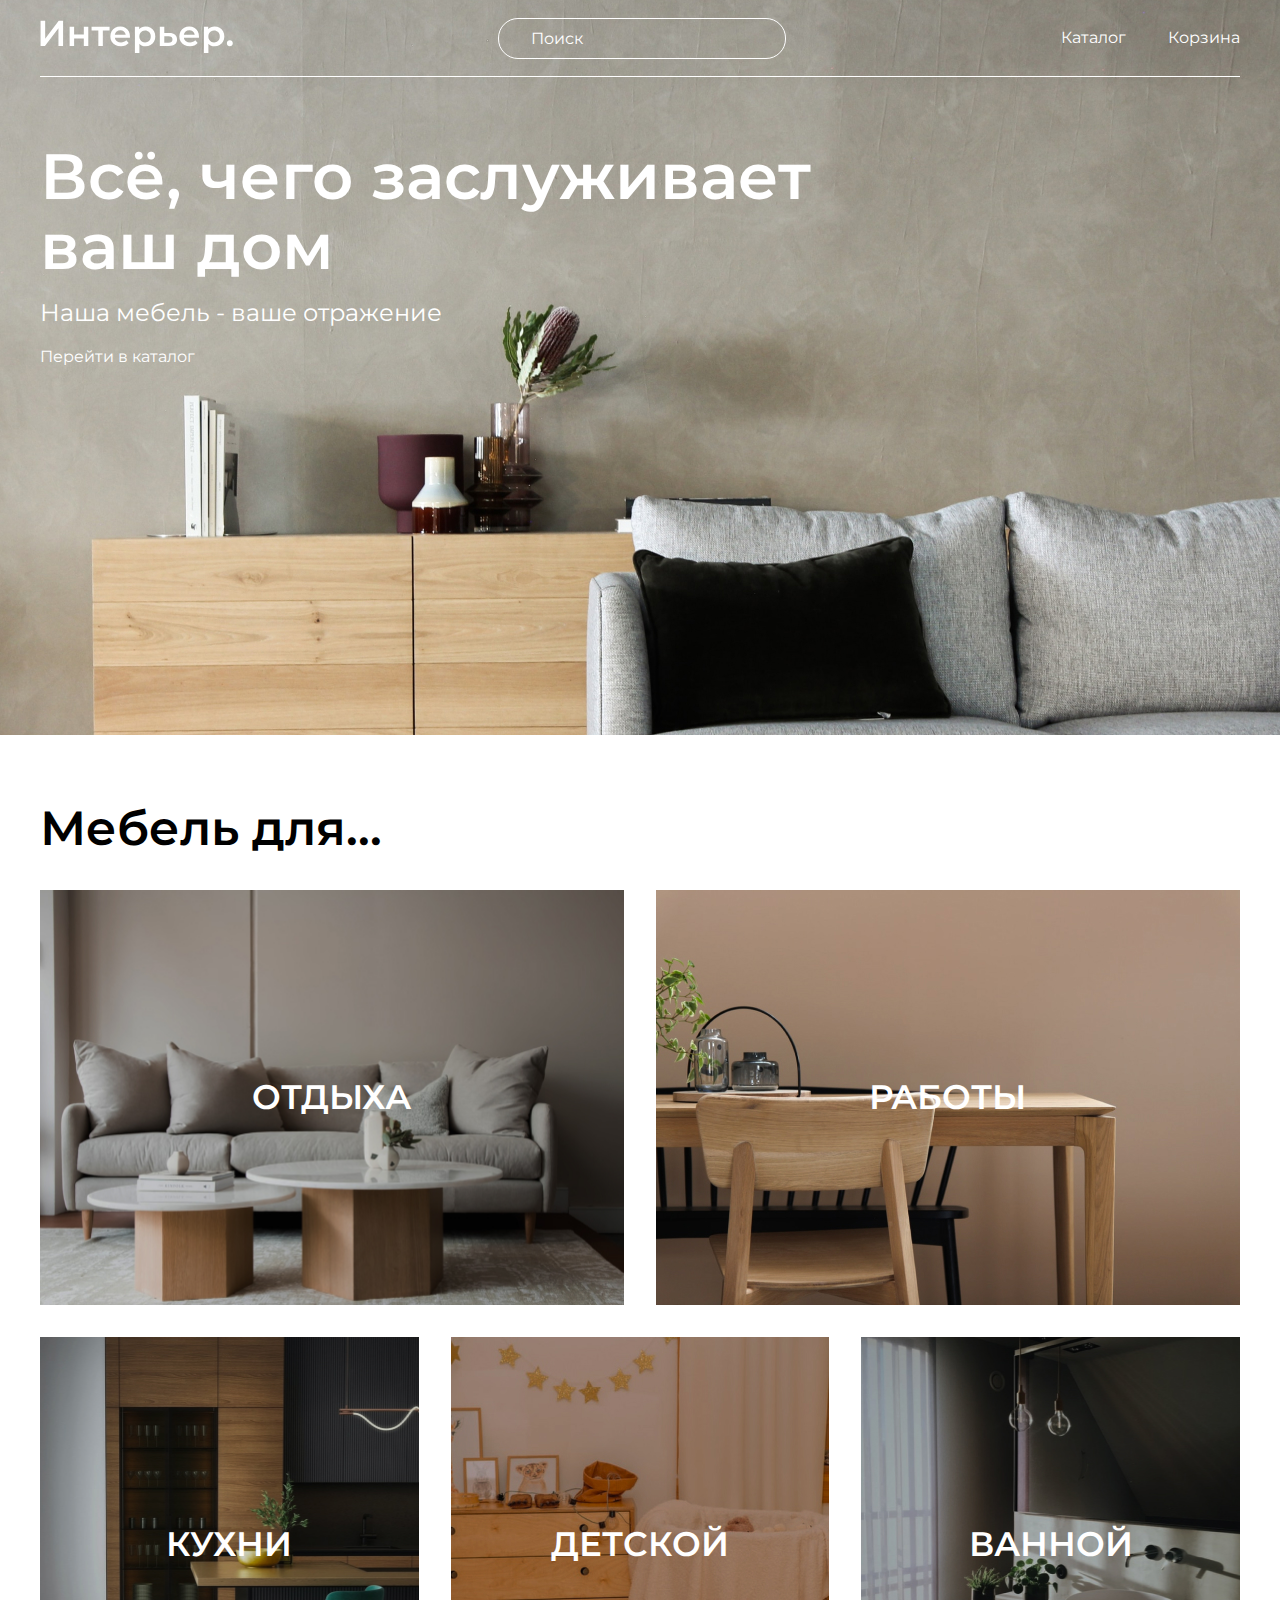
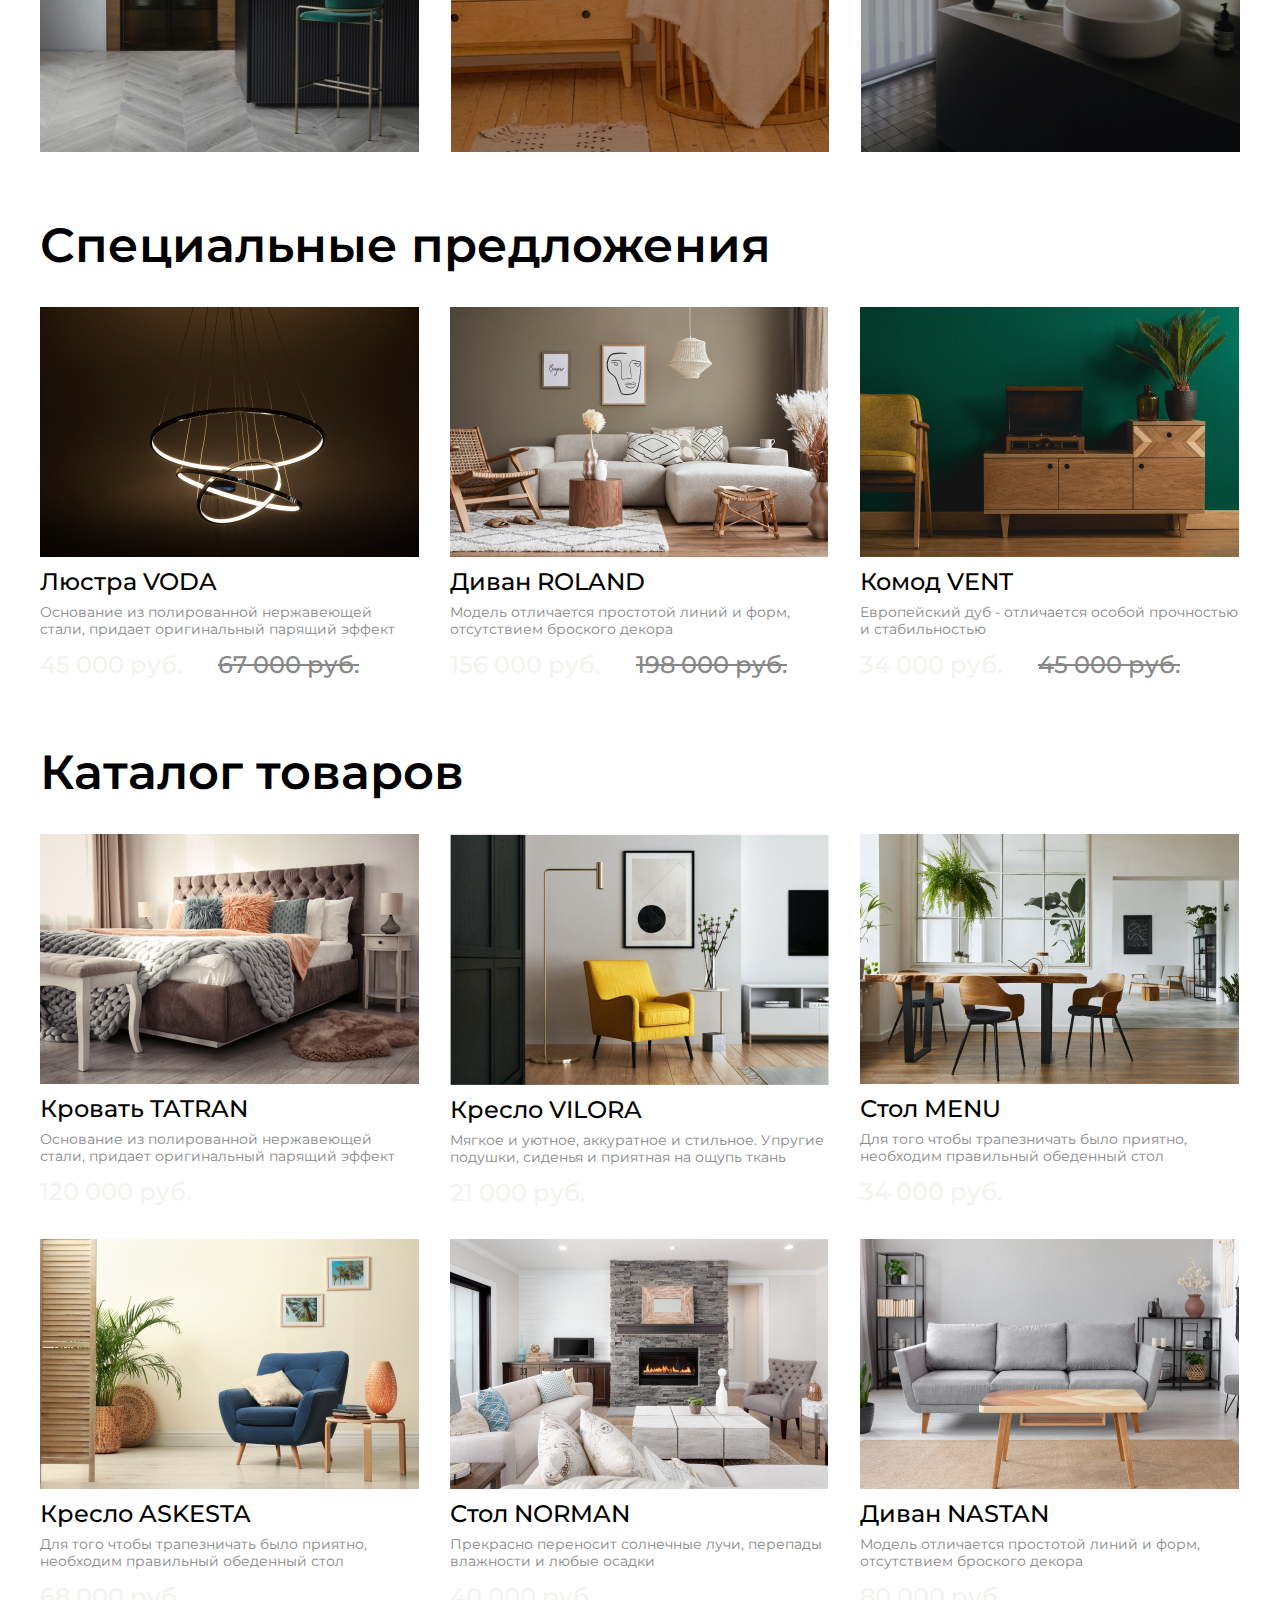
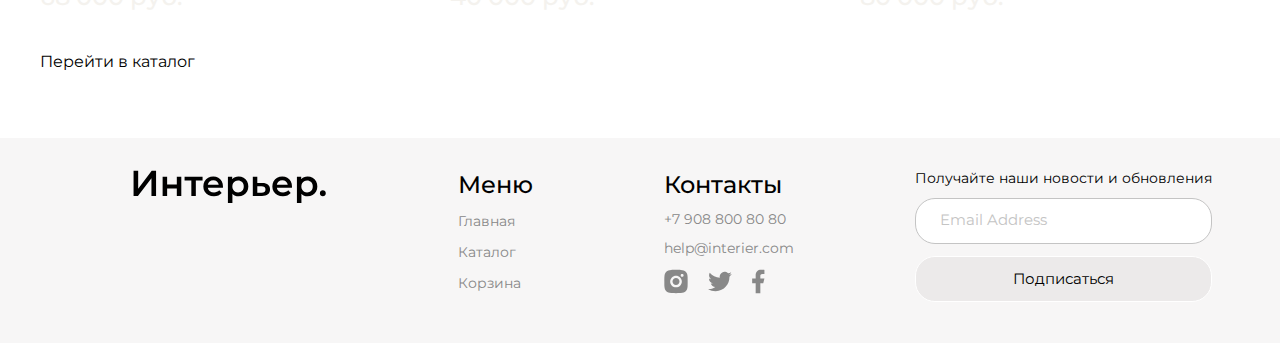
<file: index.html>
<!DOCTYPE html>
<html lang="ru">
<head>
  <meta charset="UTF-8">
  <meta http-equiv="X-UA-Compatible" content="IE=edge">
  <meta name="viewport" content="width=device-width, initial-scale=1.0">
  <title>Интерьер</title>
  <link rel="preconnect" href="https://fonts.googleapis.com">
  <link rel="preconnect" href="https://fonts.gstatic.com" crossorigin>
  <link href="https://fonts.googleapis.com/css2?family=Montserrat:wght@400;500;600&display=swap" rel="stylesheet">
  <link rel="stylesheet" href="css/style.css">
</head>
<body>
  <div class="head-background-main">
    <div class="center">
      <header class="header">
        <a class="header__logo" href="./index.html" aria-label="обновление главной страницы"><img class="header__logo-img" src="./img/logo.svg" alt="logo"></a>
        <input class="header__input-search" type="text" placeholder="Поиск" aria-label="поле ввода поиска">
        <nav>
          <ul class="header__list">
            <li class="header__links-items"><a class="header__links" href=./catalog.html aria-label="переход в каталог">Каталог</a></li>
            <li class="header__links-items"><a class="header__links" href="./cart.html" aria-label="переход в корзину с товарами">Корзина</a></li>
          </ul>
          <div class="header__mobile">
            <a href="#"><svg width="17" height="17" viewBox="0 0 17 17" fill="none" xmlns="http://www.w3.org/2000/svg">
              <path d="M2.92694 2.92679C1.77737 4.07512 0.954112 5.33777 0.901957 6.98579C0.875839 7.81108 1.11325 8.77079 1.48837 9.67293C1.8638 10.5758 2.38089 11.43 2.9226 12.0444C4.00692 13.2741 5.35078 13.9207 6.97967 14.0735C7.81101 14.1515 8.5125 13.8899 9.16194 13.4889C9.61765 13.2076 10.055 12.8524 10.4943 12.4955C10.6531 12.3666 10.8121 12.2375 10.9723 12.1115L14.8411 15.9804C14.8429 16.01 14.8571 16.0303 14.8651 16.0398C14.8738 16.0502 14.8828 16.0566 14.8877 16.0598C14.8931 16.0635 14.8981 16.066 14.9017 16.0678C14.9087 16.0712 14.9154 16.0736 14.9201 16.0751C14.9225 16.0759 14.9248 16.0766 14.9272 16.0773C14.9294 16.0785 14.9315 16.0797 14.9337 16.0808C14.9382 16.083 14.9446 16.086 14.952 16.0886C14.9558 16.0899 14.9611 16.0916 14.9675 16.0929C14.9732 16.0941 14.9841 16.0959 14.9976 16.0948C15.0096 16.0938 15.0326 16.0897 15.0542 16.0718C15.0748 16.0724 15.0982 16.0732 15.1239 16.0741C15.218 16.0774 15.3429 16.0817 15.4715 16.0846C15.5841 16.0871 15.6978 16.0883 15.7899 16.0864C15.8312 16.0856 15.8692 16.0841 15.9014 16.0816C15.9057 16.0841 15.91 16.0861 15.9141 16.0877C15.9179 16.0898 15.922 16.0917 15.9262 16.0933C15.9557 16.1046 15.9814 16.0991 15.9937 16.0951C16.0066 16.091 16.016 16.0852 16.0208 16.0819C16.0262 16.0782 16.0305 16.0746 16.0335 16.072C16.0393 16.0668 16.0441 16.0616 16.0474 16.0577C16.049 16.0559 16.0505 16.054 16.0521 16.052C16.054 16.0505 16.0559 16.0489 16.0578 16.0473C16.0616 16.044 16.0668 16.0393 16.072 16.0334C16.0747 16.0305 16.0783 16.0262 16.0819 16.0208C16.0852 16.0159 16.091 16.0066 16.0951 15.9937C16.0991 15.9813 16.1046 15.9557 16.0933 15.9262C16.0917 15.922 16.0898 15.9179 16.0877 15.9141C16.0861 15.91 16.0841 15.9057 16.0816 15.9014C16.0841 15.8692 16.0856 15.8311 16.0864 15.7899C16.0884 15.6978 16.0871 15.5841 16.0846 15.4715C16.0817 15.3429 16.0774 15.2181 16.0741 15.1239C16.0733 15.0982 16.0724 15.0748 16.0718 15.0542C16.0897 15.0326 16.0938 15.0096 16.0948 14.9976C16.0959 14.9841 16.0941 14.9732 16.0929 14.9675C16.0923 14.9645 16.0916 14.9617 16.0909 14.9591C16.0901 14.9564 16.0893 14.954 16.0886 14.952C16.0861 14.9446 16.0831 14.9383 16.0808 14.9338C16.0797 14.9316 16.0785 14.9294 16.0773 14.9272C16.0766 14.9248 16.0759 14.9225 16.0751 14.9201C16.0736 14.9154 16.0712 14.9087 16.0678 14.9017C16.067 14.9 16.066 14.898 16.0648 14.8958C16.0634 14.8933 16.0618 14.8906 16.0599 14.8877C16.0566 14.8828 16.0502 14.8738 16.0399 14.8651C16.0304 14.8571 16.0101 14.8429 15.9804 14.8411L12.1115 10.9722C12.2397 10.8085 12.3713 10.6462 12.5028 10.484C12.8565 10.0479 13.2087 9.61354 13.4882 9.16138C13.8896 8.512 14.1519 7.81066 14.0735 6.97956C13.9199 5.35141 13.2727 4.00652 12.0444 2.92256C11.4308 2.38097 10.5761 1.86417 9.6728 1.48885C8.77027 1.11384 7.81023 0.876354 6.98592 0.901872C5.33964 0.952835 4.07535 1.77939 2.92694 2.92679ZM2.92694 2.92679L2.99761 2.99753M2.92694 2.92679L2.99761 2.99753M2.99761 2.99753C1.8568 4.13712 1.05292 5.37696 1.00191 6.98896C0.950893 8.60096 1.93114 10.7687 2.99761 11.9782C4.06407 13.1877 5.38389 13.8234 6.98901 13.9739C8.35743 14.1023 9.36866 13.2809 10.4257 12.4224C10.6085 12.2739 10.7927 12.1242 10.9804 11.9782L2.99761 2.99753ZM10.9103 4.06666C11.1191 4.27216 11.3014 4.61091 11.4641 4.98163C11.5448 5.1654 11.6193 5.35388 11.6893 5.53354C11.7011 5.56373 11.7127 5.59372 11.7242 5.62341C11.781 5.76953 11.8349 5.90843 11.8861 6.02992C11.9461 6.17241 11.9726 6.25881 11.9818 6.31816C11.9903 6.37232 11.9847 6.4046 11.9731 6.44184C11.97 6.45184 11.9653 6.46497 11.9598 6.48054C11.9464 6.51811 11.9279 6.56987 11.9143 6.62606C11.8932 6.71288 11.8776 6.82573 11.8783 6.98936C11.8791 7.19695 11.9054 7.42687 11.9315 7.65471C11.9454 7.77595 11.9593 7.8966 11.9691 8.01299C11.9985 8.35861 11.9955 8.68007 11.8858 8.9466C11.8402 9.05742 11.7929 9.17933 11.7431 9.30783C11.6591 9.52467 11.5677 9.76031 11.4646 9.99323C11.3009 10.3631 11.1173 10.702 10.9097 10.9097C10.7021 11.1174 10.3632 11.301 9.99326 11.4646C9.76093 11.5674 9.52603 11.6585 9.30975 11.7423C9.18055 11.7924 9.058 11.8399 8.94662 11.8858C8.68023 11.9955 8.35872 11.9985 8.01304 11.9691C7.8966 11.9593 7.77589 11.9454 7.65461 11.9315C7.42678 11.9054 7.1969 11.8791 6.98942 11.8782C6.82584 11.8776 6.71301 11.8931 6.62618 11.9142C6.57002 11.9279 6.51825 11.9464 6.48066 11.9598C6.46507 11.9653 6.45192 11.97 6.44191 11.9732C6.40464 11.9848 6.37232 11.9903 6.31816 11.9819C6.25882 11.9726 6.17244 11.9461 6.03 11.8861C5.90811 11.8347 5.76864 11.7805 5.62192 11.7236C5.59276 11.7122 5.56332 11.7008 5.53367 11.6892C5.354 11.6193 5.1655 11.5447 4.98171 11.4641C4.61092 11.3014 4.27215 11.1191 4.06676 10.9103C3.64802 10.4845 3.40218 9.82355 3.26323 9.10079C3.12477 8.3806 3.09507 7.61356 3.09761 6.98936C3.10015 6.36354 3.12829 5.84869 3.26225 5.38207C3.39531 4.9186 3.63424 4.4982 4.06618 4.06609C4.4981 3.63399 4.9186 3.39507 5.38217 3.26205C5.8489 3.12813 6.36384 3.10008 6.98942 3.09753C7.61337 3.09499 8.3805 3.12461 9.10079 3.26302C9.82366 3.40194 10.4847 3.64778 10.9103 4.06666Z" fill="white" stroke="white" stroke-width="0.2"/>
            </svg></a>
            <a href="./catalog.html"><svg width="19" height="19" viewBox="0 0 19 19" fill="none" xmlns="http://www.w3.org/2000/svg">
              <rect width="5" height="5" fill="white"/>
              <rect y="7" width="5" height="5" fill="white"/>
              <rect y="14" width="5" height="5" fill="white"/>
              <rect x="7" y="7" width="5" height="5" fill="white"/>
              <rect x="7" y="14" width="5" height="5" fill="white"/>
              <rect x="7" width="5" height="5" fill="white"/>
              <rect x="14" y="7" width="5" height="5" fill="white"/>
              <rect x="14" y="14" width="5" height="5" fill="white"/>
              <rect x="14" width="5" height="5" fill="white"/>
            </svg></a>
            <a href="./cart.html"><svg width="19" height="17" viewBox="0 0 19 17" fill="none" xmlns="http://www.w3.org/2000/svg">
              <path d="M11.9752 17C12.5315 17 12.5737 16.4014 12.9671 16.0049C13.3606 15.6083 13.9591 15.5706 13.9591 15.0097C13.9591 14.4489 13.3606 13.416 12.9671 13.0194C12.5737 12.6228 12.5315 13.0194 11.9752 13.0194C11.4188 13.0194 10.3846 12.6228 9.9912 13.0194C9.59777 13.416 9.9912 14.4489 9.9912 15.0097C9.9912 15.5706 9.59777 15.6083 9.9912 16.0049C10.3846 16.4014 11.4188 17 11.9752 17ZM4.03933 17C4.59571 17 5.62986 16.4014 6.02328 16.0049C6.4167 15.6083 6.02328 15.5706 6.02328 15.0097C6.02328 14.4489 6.4167 13.416 6.02328 13.0194C5.62986 12.6228 4.59571 13.0194 4.03933 13.0194C3.48294 13.0194 3.44077 12.6228 3.04735 13.0194C2.65392 13.416 2.05537 14.4489 2.05537 15.0097C2.05537 15.5706 2.65392 15.6083 3.04735 16.0049C3.44077 16.4014 3.48294 17 4.03933 17ZM17.927 2.07276C18.1889 2.06425 18.7368 2.26249 18.919 2.07276C19.1012 1.88303 18.919 1.3417 18.919 1.07761C18.919 0.81352 19.1012 0.27219 18.919 0.0824629C18.7368 -0.107264 18.1889 0.0909764 17.927 0.0824629H16.935C15.9889 0.0824629 15.1567 1.1423 14.9511 2.07276L12.9671 8.04366C12.7615 8.97412 12.9213 9.03881 11.9752 9.03881H4.03933L2.05537 3.06791H11.9752C12.2345 3.05598 12.7878 3.25716 12.9671 3.06791C13.1465 2.87866 12.9671 2.3345 12.9671 2.07276C12.9671 1.81102 13.1465 1.26686 12.9671 1.07761C12.7878 0.888361 12.2345 1.08954 11.9752 1.07761H2.05537C1.74873 1.07752 1.33899 0.942107 1.06339 1.07761C0.78779 1.21312 0.260115 1.82913 0.0714111 2.07276C-0.117292 2.3164 0.134972 2.76553 0.0714111 3.06791C0.00785065 3.3703 -0.00305557 3.76321 0.0714111 4.06306L2.05537 10.034C2.16441 10.474 1.70071 10.75 2.05537 11.0291C2.41003 11.3083 3.58936 11.0292 4.03933 11.0291H11.9752C12.8932 11.0292 13.243 10.613 13.9591 10.034C14.6752 9.45493 14.752 8.94703 14.9511 8.04366L16.935 2.07276H17.927Z" fill="white"/>
            </svg></a>
          </div>
        </nav>
      </header>
    </div>
    <section class="center">
      <h1 class="main-h1">Всё, чего заслуживает ваш дом</h1>
      <p class="main-h1-text">Наша мебель - ваше отражение</p>
      <a class="main-to-catalog" href="./catalog.html" aria-label="переход в каталог">Перейти в каталог</a>
    </section>
  </div>

  <div class="center">

    <section>
      <h4 class="for-header">Мебель для...</h4>
      <div class="for-block">
        <div class="for-blocks">Отдыха</div>
        <div class="for-blocks">Работы</div>
        <div class="for-blocks">Кухни</div>
        <div class="for-blocks">Детской</div>
        <div class="for-blocks">Ванной</div>
        </div>

    </section>

    <div class="center-mobile">
      <section>
        <a href="./special-offers.html"><h2 class="special-offers-heading ">Специальные предложения</h2></a>
      </section>

      <div class="goods-flex ">
        <section class="goods-box">
          <a class="goods-img-link" href="./goods/voda.html"><img class="goods-box-img" src="./img/voda.jpg" alt="люстра VODA" aria-label="Основание из полированной нержавеющей стали, придает оригинальный парящий эффект."></a>
          <a href="./gooods/voda.html"><h3 class="special-offers-items">Люстра VODA</h3></a>
          <p class="special-offers-description">Основание из полированной нержавеющей стали, придает оригинальный парящий эффект</p>
          <p class="price">45 000 руб.</p>
          <p class="old-price">67 000 руб.</p>
        </section>

        <section class="goods-box">
          <a class="goods-img-link" href="./goods/roland.html"><img class="goods-box-img" src="./img/roland.jpg" alt="диван ROLAND" aria-label="Модель отличается простотой линий и форм, отсутствием броского декора"></a>
          <a href="./goods/roland.html"><h3 class="special-offers-items">Диван ROLAND</h3></a>
          <p class="special-offers-description">Модель отличается простотой линий и форм, отсутствием броского декора</p>
          <p class="price">156 000 руб.</p>
          <p class="old-price">198 000 руб.</p>
        </section>

        <section class="goods-box">
          <a class="goods-img-link" href="./goods/vent.html"><img class="goods-box-img" src="./img/vent.jpg" alt="Комод VENT" aria-label="Европейский дуб - отличается особой прочностью и стабильностью"></a>
          <a href="./goods/vent.html"><h3 class="special-offers-items">Комод VENT</h3></a>
          <p class="special-offers-description">Европейский дуб - отличается особой прочностью и стабильностью</p>
          <p class="price">34 000 руб.</p>
          <p class="old-price">45 000 руб.</p>
        </section>
      </div>

      <section>
        <a href="./catalog.html"><h2 class="catalog-goods-heading">Каталог товаров</h2></a>
      </section>


      <div class="goods-flex">
        <section class="goods-box">
          <a class="goods-img-link" href="./goods/tatran.html"><img class="goods-box-img" src="./img/tatran.jpg" alt="Кровать TATRAN" aria-label="Основание из полированной нержавеющей стали, придает оригинальный парящий эффект"></a>
          <a href="./goods/tatran.html"><h3 class="special-offers-items">Кровать TATRAN</h3></a>
          <p class="special-offers-description">Основание из полированной нержавеющей стали, придает оригинальный парящий эффект</p>
          <p class="price">120 000 руб.</p>
        </section>

        <section class="goods-box">
          <a class="goods-img-link" href="./goods/vilora.html"><img class="goods-box-img" src="./img/vilora.jpg" alt="Кресло VILORA" aria-label="Мягкое и уютное, аккуратное и стильное. Упругие подушки, сиденья и приятная на ощупь ткань"></a>
          <a href="./goods/vilora.html"><h3 class="special-offers-items special-offers-item">Кресло VILORA</h3></a>
          <p class="special-offers-description">Мягкое и уютное, аккуратное и стильное. Упругие подушки, сиденья и приятная на ощупь ткань</p>
          <p class="price">21 000 руб.</p>
        </section>

        <section class="goods-box">
          <a class="goods-img-link" href="./goods/menu.html"><img class="goods-box-img" src="./img/menu.jpg" alt="Стол MENU" aria-label="Для того чтобы трапезничать было приятно, необходим правильный обеденный стол"></a>
          <a href="./goods/menu.html"><h3 class="special-offers-items">Стол MENU</h3></a>
          <p class="special-offers-description">Для того чтобы трапезничать было приятно, необходим правильный обеденный стол</p>
          <p class="price">34 000 руб.</p>
        </section>

        <section class="goods-box">
          <a class="goods-img-link" href="./goods/askesta.html"><img class="goods-box-img" src="./img/asketsa.jpg" alt="Кресло ASKESTA" aria-label="Для того чтобы трапезничать было приятно, необходим правильный обеденный стол"></a>
          <a href="./goods/askesta.html"><h3 class="special-offers-items">Кресло ASKESTA</h3></a>
          <p class="special-offers-description">Для того чтобы трапезничать было приятно, необходим правильный обеденный стол</p>
          <p class="price">68 000 руб.</p>
        </section>

        <section class="goods-box">
          <a class="goods-img-link" href="./goods/norman.html"><img class="goods-box-img" src="./img/norman.jpg" alt="Стол NORMAN" aria-label="Прекрасно переносит солнечные лучи, перепады влажности и любые осадки"></a>
          <a href="./goods/norman.html"><h3 class="special-offers-items">Стол NORMAN</h3></a>
          <p class="special-offers-description">Прекрасно переносит солнечные лучи, перепады влажности и любые осадки</p>
          <p class="price">40 000 руб.</p>
        </section>

        <section class="goods-box">
          <a class="goods-img-link" href="./goods/nastan.html"><img class="goods-box-img" src="./img/nastan.jpg" alt="Диван NASTAN" aria-label="Модель отличается простотой линий и форм, отсутствием броского декора"></a>
          <a href="./ggods/nastan.html"><h3 class="special-offers-items">Диван NASTAN</h3></a>
          <p class="special-offers-description">Модель отличается простотой линий и форм, отсутствием броского декора</p>
          <p class="price">80 000 руб.</p>
        </section>
      </div>

      <a class="bottom-to-catalog" href="./catalog.html">Перейти в каталог</a>
    </div>



  </div>

  <footer class="footer center">

    <div class="footer__content">
      <a href="./index.html" class="footer__logo"><img class="footer__logo" src="./img/logo-black.svg" aria-label="переход на главную страницу" alt="logo"></a>

      <div class="footer__menu">
        <h3 class="footer__menu-heading">Меню</h3>
        <nav>
          <ul>
            <li class="footer__list"><a class="footer__links" href="./index.html" >Главная</a></li>
            <li class="footer__list"><a class="footer__links" href="./catalog.html" >Каталог</a></li>
            <li class="footer__list"><a class="footer__links" href="./cart.html" >Корзина</a></li>
          </ul>
        </nav>
      </div>

      <div class="footer__contacts">
        <h4 class="footer__contacts-heading">Контакты</h4>
        <a class="footer__links" href="tel:+79088008080">+7 908 800 80 80</a>
        <a class="footer__links" href="mailto:help@interier.com">help@interier.com</a>

        <div class="footer__contacts-icons">
          <a class="footer__icon" href="https://www.instagram.com/"><svg width="24" height="25" viewBox="0 0 24 25" fill="none" xmlns="http://www.w3.org/2000/svg">
            <path d="M12 0.833984C15.1698 0.833984 15.5653 0.845651 16.809 0.903984C18.0515 0.962318 18.8973 1.15715 19.6417 1.44648C20.4117 1.74282 21.0603 2.14415 21.709 2.79165C22.3022 3.37486 22.7613 4.08034 23.0542 4.85898C23.3423 5.60215 23.5383 6.44915 23.5967 7.69165C23.6515 8.93532 23.6667 9.33082 23.6667 12.5007C23.6667 15.6705 23.655 16.066 23.5967 17.3097C23.5383 18.5522 23.3423 19.398 23.0542 20.1423C22.7621 20.9214 22.303 21.627 21.709 22.2097C21.1256 22.8027 20.4202 23.2617 19.6417 23.5548C18.8985 23.843 18.0515 24.039 16.809 24.0973C15.5653 24.1522 15.1698 24.1673 12 24.1673C8.83017 24.1673 8.43467 24.1557 7.191 24.0973C5.9485 24.039 5.10267 23.843 4.35834 23.5548C3.57938 23.2625 2.87378 22.8034 2.291 22.2097C1.69764 21.6265 1.23859 20.921 0.945836 20.1423C0.656503 19.3992 0.461669 18.5522 0.403336 17.3097C0.348502 16.066 0.333336 15.6705 0.333336 12.5007C0.333336 9.33082 0.345002 8.93532 0.403336 7.69165C0.461669 6.44798 0.656503 5.60332 0.945836 4.85898C1.23778 4.07986 1.69694 3.37419 2.291 2.79165C2.87395 2.19809 3.5795 1.739 4.35834 1.44648C5.10267 1.15715 5.94734 0.962318 7.191 0.903984C8.43467 0.849151 8.83017 0.833984 12 0.833984ZM12 6.66732C10.4529 6.66732 8.96918 7.2819 7.87521 8.37586C6.78125 9.46982 6.16667 10.9536 6.16667 12.5007C6.16667 14.0477 6.78125 15.5315 7.87521 16.6254C8.96918 17.7194 10.4529 18.334 12 18.334C13.5471 18.334 15.0308 17.7194 16.1248 16.6254C17.2188 15.5315 17.8333 14.0477 17.8333 12.5007C17.8333 10.9536 17.2188 9.46982 16.1248 8.37586C15.0308 7.2819 13.5471 6.66732 12 6.66732ZM19.5833 6.37565C19.5833 5.98888 19.4297 5.61794 19.1562 5.34445C18.8827 5.07096 18.5118 4.91732 18.125 4.91732C17.7382 4.91732 17.3673 5.07096 17.0938 5.34445C16.8203 5.61794 16.6667 5.98888 16.6667 6.37565C16.6667 6.76243 16.8203 7.13336 17.0938 7.40685C17.3673 7.68034 17.7382 7.83398 18.125 7.83398C18.5118 7.83398 18.8827 7.68034 19.1562 7.40685C19.4297 7.13336 19.5833 6.76243 19.5833 6.37565ZM12 9.00065C12.9283 9.00065 13.8185 9.3694 14.4749 10.0258C15.1313 10.6822 15.5 11.5724 15.5 12.5007C15.5 13.4289 15.1313 14.3191 14.4749 14.9755C13.8185 15.6319 12.9283 16.0007 12 16.0007C11.0717 16.0007 10.1815 15.6319 9.52513 14.9755C8.86875 14.3191 8.5 13.4289 8.5 12.5007C8.5 11.5724 8.86875 10.6822 9.52513 10.0258C10.1815 9.3694 11.0717 9.00065 12 9.00065Z" fill="#888888"/>
          </svg>
          </a>
          <a class="footer__icon" href="https://twitter.com/home?lang=ru"><svg width="24" height="21" viewBox="0 0 24 21" fill="none" xmlns="http://www.w3.org/2000/svg">
            <path d="M23.8557 3.09919C22.965 3.49317 22.0205 3.75191 21.0533 3.86686C22.0727 3.2572 22.8357 2.29771 23.2 1.16719C22.2433 1.73652 21.1945 2.13552 20.1013 2.35136C19.3671 1.5657 18.3938 1.04465 17.3328 0.869207C16.2718 0.693765 15.1826 0.873764 14.2345 1.38122C13.2864 1.88868 12.5325 2.69516 12.09 3.67528C11.6475 4.65541 11.5412 5.75427 11.7877 6.80103C9.84763 6.70379 7.94973 6.19964 6.21718 5.3213C4.48462 4.44296 2.95616 3.21008 1.73101 1.70269C1.29735 2.44755 1.06946 3.29429 1.07067 4.15619C1.07067 5.84786 1.93167 7.34236 3.24067 8.21736C2.46602 8.19297 1.70841 7.98377 1.03101 7.60719V7.66786C1.03124 8.79451 1.42111 9.88641 2.1345 10.7584C2.84789 11.6304 3.8409 12.2289 4.94517 12.4524C4.22606 12.6472 3.47203 12.676 2.74017 12.5364C3.05152 13.5061 3.65835 14.3543 4.4757 14.962C5.29305 15.5697 6.27999 15.9066 7.29834 15.9255C6.28624 16.7204 5.12738 17.308 3.88804 17.6547C2.64869 18.0014 1.35316 18.1005 0.0755081 17.9462C2.30582 19.3805 4.90212 20.142 7.55384 20.1395C16.529 20.1395 21.4372 12.7044 21.4372 6.25619C21.4372 6.04619 21.4313 5.83386 21.422 5.62619C22.3773 4.93572 23.2019 4.08038 23.8568 3.10036L23.8557 3.09919Z" fill="#888888"/>
          </svg>
          </a>
          <a class="footer__icon" href="https://www.facebook.com/"><svg width="13" height="25" viewBox="0 0 13 25" fill="none" xmlns="http://www.w3.org/2000/svg">
            <path d="M8.33332 14.2218H11.25L12.4167 9.55518H8.33332V7.22184C8.33332 6.02018 8.33332 4.88851 10.6667 4.88851H12.4167V0.968509C12.0363 0.918343 10.6002 0.805176 9.08349 0.805176C5.91599 0.805176 3.66666 2.73834 3.66666 6.28851V9.55518H0.166656V14.2218H3.66666V24.1385H8.33332V14.2218Z" fill="#888888"/>
          </svg>
          </a>
        </div>

      </div>
    </div>

    <div class="footer__get-news">
      <p class="footer__get-news-text">Получайте наши новости и обновления</p>
      <input class="footer__input-email" type="email" placeholder="Email Address">
      <button class="footer__sign-in-button">Подписаться</button>
    </div>

  </footer>


  </body>
</html>
</file>
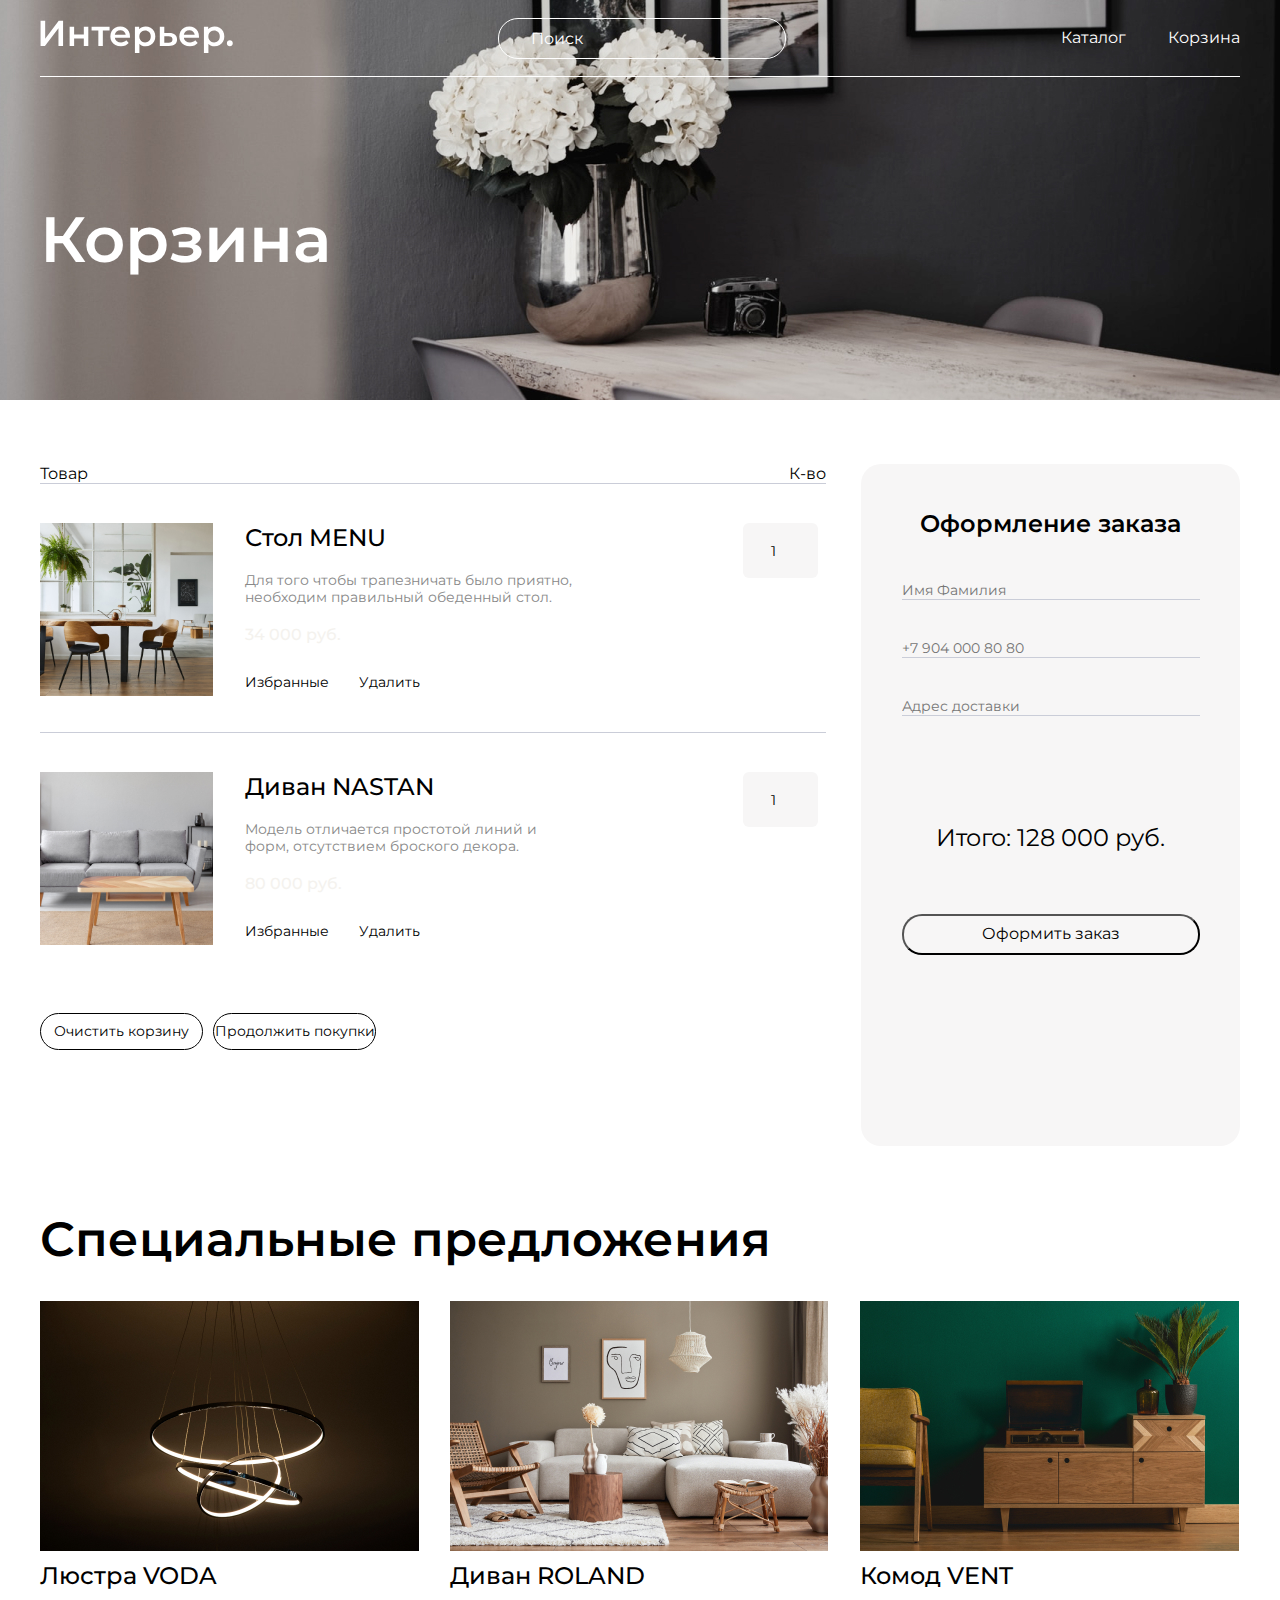
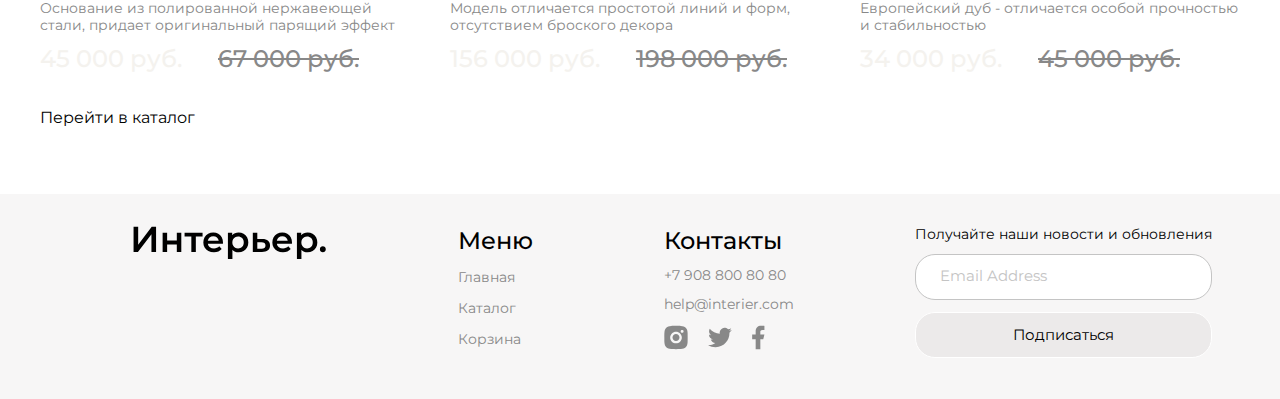
<file: cart.html>
<!DOCTYPE html>
<html lang="ru">
<head>
    <meta charset="UTF-8">
    <meta http-equiv="X-UA-Compatible" content="IE=edge">
    <meta name="viewport" content="width=device-width, initial-scale=1.0">
    <title>Интерьер-Корзина</title>
		<link rel="preconnect" href="https://fonts.googleapis.com">
		<link rel="preconnect" href="https://fonts.gstatic.com" crossorigin>
		<link href="https://fonts.googleapis.com/css2?family=Montserrat:wght@400;500;600&display=swap" rel="stylesheet">
		<link rel="stylesheet" href="css/style.css">
</head>
<body>
<div class="head-background-cart">
	<div class="center">
		<header class="header">
			<a class="header__logo" href="./index.html" aria-label="обновление главной страницы"><img class="header__logo-img" src="./img/logo.svg" alt="logo"></a>
			<input class="header__input-search" type="text" placeholder="Поиск" aria-label="поле ввода поиска">
			<nav>
				<ul class="header__list">
					<li class="header__links-items"><a class="header__links" href=./catalog.html>Каталог</a></li>
					<li class="header__links-items"><a class="header__links" href="./cart.html">Корзина</a></li>
				</ul>
				<div class="header__mobile">
					<a href="#"><svg width="17" height="17" viewBox="0 0 17 17" fill="none" xmlns="http://www.w3.org/2000/svg">
						<path d="M2.92694 2.92679C1.77737 4.07512 0.954112 5.33777 0.901957 6.98579C0.875839 7.81108 1.11325 8.77079 1.48837 9.67293C1.8638 10.5758 2.38089 11.43 2.9226 12.0444C4.00692 13.2741 5.35078 13.9207 6.97967 14.0735C7.81101 14.1515 8.5125 13.8899 9.16194 13.4889C9.61765 13.2076 10.055 12.8524 10.4943 12.4955C10.6531 12.3666 10.8121 12.2375 10.9723 12.1115L14.8411 15.9804C14.8429 16.01 14.8571 16.0303 14.8651 16.0398C14.8738 16.0502 14.8828 16.0566 14.8877 16.0598C14.8931 16.0635 14.8981 16.066 14.9017 16.0678C14.9087 16.0712 14.9154 16.0736 14.9201 16.0751C14.9225 16.0759 14.9248 16.0766 14.9272 16.0773C14.9294 16.0785 14.9315 16.0797 14.9337 16.0808C14.9382 16.083 14.9446 16.086 14.952 16.0886C14.9558 16.0899 14.9611 16.0916 14.9675 16.0929C14.9732 16.0941 14.9841 16.0959 14.9976 16.0948C15.0096 16.0938 15.0326 16.0897 15.0542 16.0718C15.0748 16.0724 15.0982 16.0732 15.1239 16.0741C15.218 16.0774 15.3429 16.0817 15.4715 16.0846C15.5841 16.0871 15.6978 16.0883 15.7899 16.0864C15.8312 16.0856 15.8692 16.0841 15.9014 16.0816C15.9057 16.0841 15.91 16.0861 15.9141 16.0877C15.9179 16.0898 15.922 16.0917 15.9262 16.0933C15.9557 16.1046 15.9814 16.0991 15.9937 16.0951C16.0066 16.091 16.016 16.0852 16.0208 16.0819C16.0262 16.0782 16.0305 16.0746 16.0335 16.072C16.0393 16.0668 16.0441 16.0616 16.0474 16.0577C16.049 16.0559 16.0505 16.054 16.0521 16.052C16.054 16.0505 16.0559 16.0489 16.0578 16.0473C16.0616 16.044 16.0668 16.0393 16.072 16.0334C16.0747 16.0305 16.0783 16.0262 16.0819 16.0208C16.0852 16.0159 16.091 16.0066 16.0951 15.9937C16.0991 15.9813 16.1046 15.9557 16.0933 15.9262C16.0917 15.922 16.0898 15.9179 16.0877 15.9141C16.0861 15.91 16.0841 15.9057 16.0816 15.9014C16.0841 15.8692 16.0856 15.8311 16.0864 15.7899C16.0884 15.6978 16.0871 15.5841 16.0846 15.4715C16.0817 15.3429 16.0774 15.2181 16.0741 15.1239C16.0733 15.0982 16.0724 15.0748 16.0718 15.0542C16.0897 15.0326 16.0938 15.0096 16.0948 14.9976C16.0959 14.9841 16.0941 14.9732 16.0929 14.9675C16.0923 14.9645 16.0916 14.9617 16.0909 14.9591C16.0901 14.9564 16.0893 14.954 16.0886 14.952C16.0861 14.9446 16.0831 14.9383 16.0808 14.9338C16.0797 14.9316 16.0785 14.9294 16.0773 14.9272C16.0766 14.9248 16.0759 14.9225 16.0751 14.9201C16.0736 14.9154 16.0712 14.9087 16.0678 14.9017C16.067 14.9 16.066 14.898 16.0648 14.8958C16.0634 14.8933 16.0618 14.8906 16.0599 14.8877C16.0566 14.8828 16.0502 14.8738 16.0399 14.8651C16.0304 14.8571 16.0101 14.8429 15.9804 14.8411L12.1115 10.9722C12.2397 10.8085 12.3713 10.6462 12.5028 10.484C12.8565 10.0479 13.2087 9.61354 13.4882 9.16138C13.8896 8.512 14.1519 7.81066 14.0735 6.97956C13.9199 5.35141 13.2727 4.00652 12.0444 2.92256C11.4308 2.38097 10.5761 1.86417 9.6728 1.48885C8.77027 1.11384 7.81023 0.876354 6.98592 0.901872C5.33964 0.952835 4.07535 1.77939 2.92694 2.92679ZM2.92694 2.92679L2.99761 2.99753M2.92694 2.92679L2.99761 2.99753M2.99761 2.99753C1.8568 4.13712 1.05292 5.37696 1.00191 6.98896C0.950893 8.60096 1.93114 10.7687 2.99761 11.9782C4.06407 13.1877 5.38389 13.8234 6.98901 13.9739C8.35743 14.1023 9.36866 13.2809 10.4257 12.4224C10.6085 12.2739 10.7927 12.1242 10.9804 11.9782L2.99761 2.99753ZM10.9103 4.06666C11.1191 4.27216 11.3014 4.61091 11.4641 4.98163C11.5448 5.1654 11.6193 5.35388 11.6893 5.53354C11.7011 5.56373 11.7127 5.59372 11.7242 5.62341C11.781 5.76953 11.8349 5.90843 11.8861 6.02992C11.9461 6.17241 11.9726 6.25881 11.9818 6.31816C11.9903 6.37232 11.9847 6.4046 11.9731 6.44184C11.97 6.45184 11.9653 6.46497 11.9598 6.48054C11.9464 6.51811 11.9279 6.56987 11.9143 6.62606C11.8932 6.71288 11.8776 6.82573 11.8783 6.98936C11.8791 7.19695 11.9054 7.42687 11.9315 7.65471C11.9454 7.77595 11.9593 7.8966 11.9691 8.01299C11.9985 8.35861 11.9955 8.68007 11.8858 8.9466C11.8402 9.05742 11.7929 9.17933 11.7431 9.30783C11.6591 9.52467 11.5677 9.76031 11.4646 9.99323C11.3009 10.3631 11.1173 10.702 10.9097 10.9097C10.7021 11.1174 10.3632 11.301 9.99326 11.4646C9.76093 11.5674 9.52603 11.6585 9.30975 11.7423C9.18055 11.7924 9.058 11.8399 8.94662 11.8858C8.68023 11.9955 8.35872 11.9985 8.01304 11.9691C7.8966 11.9593 7.77589 11.9454 7.65461 11.9315C7.42678 11.9054 7.1969 11.8791 6.98942 11.8782C6.82584 11.8776 6.71301 11.8931 6.62618 11.9142C6.57002 11.9279 6.51825 11.9464 6.48066 11.9598C6.46507 11.9653 6.45192 11.97 6.44191 11.9732C6.40464 11.9848 6.37232 11.9903 6.31816 11.9819C6.25882 11.9726 6.17244 11.9461 6.03 11.8861C5.90811 11.8347 5.76864 11.7805 5.62192 11.7236C5.59276 11.7122 5.56332 11.7008 5.53367 11.6892C5.354 11.6193 5.1655 11.5447 4.98171 11.4641C4.61092 11.3014 4.27215 11.1191 4.06676 10.9103C3.64802 10.4845 3.40218 9.82355 3.26323 9.10079C3.12477 8.3806 3.09507 7.61356 3.09761 6.98936C3.10015 6.36354 3.12829 5.84869 3.26225 5.38207C3.39531 4.9186 3.63424 4.4982 4.06618 4.06609C4.4981 3.63399 4.9186 3.39507 5.38217 3.26205C5.8489 3.12813 6.36384 3.10008 6.98942 3.09753C7.61337 3.09499 8.3805 3.12461 9.10079 3.26302C9.82366 3.40194 10.4847 3.64778 10.9103 4.06666Z" fill="white" stroke="white" stroke-width="0.2"/>
					</svg></a>
					<a href="./catalog.html"><svg width="19" height="19" viewBox="0 0 19 19" fill="none" xmlns="http://www.w3.org/2000/svg">
						<rect width="5" height="5" fill="white"/>
						<rect y="7" width="5" height="5" fill="white"/>
						<rect y="14" width="5" height="5" fill="white"/>
						<rect x="7" y="7" width="5" height="5" fill="white"/>
						<rect x="7" y="14" width="5" height="5" fill="white"/>
						<rect x="7" width="5" height="5" fill="white"/>
						<rect x="14" y="7" width="5" height="5" fill="white"/>
						<rect x="14" y="14" width="5" height="5" fill="white"/>
						<rect x="14" width="5" height="5" fill="white"/>
					</svg></a>
					<a href="./cart.html"><svg width="19" height="17" viewBox="0 0 19 17" fill="none" xmlns="http://www.w3.org/2000/svg">
						<path d="M11.9752 17C12.5315 17 12.5737 16.4014 12.9671 16.0049C13.3606 15.6083 13.9591 15.5706 13.9591 15.0097C13.9591 14.4489 13.3606 13.416 12.9671 13.0194C12.5737 12.6228 12.5315 13.0194 11.9752 13.0194C11.4188 13.0194 10.3846 12.6228 9.9912 13.0194C9.59777 13.416 9.9912 14.4489 9.9912 15.0097C9.9912 15.5706 9.59777 15.6083 9.9912 16.0049C10.3846 16.4014 11.4188 17 11.9752 17ZM4.03933 17C4.59571 17 5.62986 16.4014 6.02328 16.0049C6.4167 15.6083 6.02328 15.5706 6.02328 15.0097C6.02328 14.4489 6.4167 13.416 6.02328 13.0194C5.62986 12.6228 4.59571 13.0194 4.03933 13.0194C3.48294 13.0194 3.44077 12.6228 3.04735 13.0194C2.65392 13.416 2.05537 14.4489 2.05537 15.0097C2.05537 15.5706 2.65392 15.6083 3.04735 16.0049C3.44077 16.4014 3.48294 17 4.03933 17ZM17.927 2.07276C18.1889 2.06425 18.7368 2.26249 18.919 2.07276C19.1012 1.88303 18.919 1.3417 18.919 1.07761C18.919 0.81352 19.1012 0.27219 18.919 0.0824629C18.7368 -0.107264 18.1889 0.0909764 17.927 0.0824629H16.935C15.9889 0.0824629 15.1567 1.1423 14.9511 2.07276L12.9671 8.04366C12.7615 8.97412 12.9213 9.03881 11.9752 9.03881H4.03933L2.05537 3.06791H11.9752C12.2345 3.05598 12.7878 3.25716 12.9671 3.06791C13.1465 2.87866 12.9671 2.3345 12.9671 2.07276C12.9671 1.81102 13.1465 1.26686 12.9671 1.07761C12.7878 0.888361 12.2345 1.08954 11.9752 1.07761H2.05537C1.74873 1.07752 1.33899 0.942107 1.06339 1.07761C0.78779 1.21312 0.260115 1.82913 0.0714111 2.07276C-0.117292 2.3164 0.134972 2.76553 0.0714111 3.06791C0.00785065 3.3703 -0.00305557 3.76321 0.0714111 4.06306L2.05537 10.034C2.16441 10.474 1.70071 10.75 2.05537 11.0291C2.41003 11.3083 3.58936 11.0292 4.03933 11.0291H11.9752C12.8932 11.0292 13.243 10.613 13.9591 10.034C14.6752 9.45493 14.752 8.94703 14.9511 8.04366L16.935 2.07276H17.927Z" fill="white"/>
					</svg></a>
				</div>
			</nav>
		</header>
	</div>
	<section class="center">
		<h1 class="catalog-h1">Корзина</h1>
	</section>
</div>

<div class="center">

		<div class="cart cart-flex">

			<div class="cart-list">
				<div class="cart-heading">
					<div class="cart-product">Товар</div>
					<div class="cart-count">К-во</div>
				</div>

				<div class="cart-box">

					<div class="cart-item">
						<a class="cart-link-img" href="./goods/menu.html">
							<img src="./img/menu.jpg" alt="стол menu" class="cart-item-img">
						</a>
						<div class="cart-item-description">
							<a href="./goods/menu.html" class="cart-item-description-name">Стол MENU</a>
							<p class="cart-item-description-text">Для того чтобы трапезничать было приятно, необходим правильный обеденный стол.</p>
							<p class="cart-item-description-price">34 000 руб.</p>
							<div class="cart-item-description-manage">
								<button class="cart-item-buttons">Избранные</button>
								<button class="cart-item-buttons">Удалить</button>
							</div>
						</div>
						<div class="cart-item-number">
							<input class="cart-item-number-count" type="number" value="1" min="0">
						</div>
					</div>
				</div>

				<div class="cart-box">

					<div class="cart-item">
						<a class="cart-link-img" href="./goods/nastan.html"><img src="./img/nastan.jpg" alt="диван Nastan" class="cart-item-img"></a>
						<div class="cart-item-description">
							<a href="./goods/nastan.html" class="cart-item-description-name">Диван NASTAN</a>
							<p class="cart-item-description-text">Модель отличается простотой линий и форм, отсутствием броского декора.</p>
							<p class="cart-item-description-price">80 000 руб.</p>
							<div class="cart-item-description-manage">
								<button class="cart-item-buttons">Избранные</button>
								<button class="cart-item-buttons">Удалить</button>
							</div>
						</div>
						<div class="cart-item-number">
							<input class="cart-item-number-count" type="number" value="1" min="0">
						</div>
					</div>

				</div>

				<div class="cart-footer">
					<button class="cart-footer-clear">Очистить корзину</button>
					<button class="cart-footer-proceed">Продолжить покупки</button>
				</div>
			</div>

			<div class="cart-ordering">
				<div class="cart-ordering-input">
					<h3 class="cart-ordering-input-header">Оформление заказа</h3>
					<div class="cart-ordering-input-fields">
						<input type="text" class="cart-ordering-input-fields-name" placeholder="Имя Фамилия">
						<input type="tel" class="cart-ordering-input-fields-tel" placeholder="+7 904 000 80 80">
						<input type="text" class="cart-ordering-input-fields-address" placeholder="Адрес доставки">
					</div>

				</div>
				<p class="cart-ordering-summ">Итого: 128 000 руб.</p>
				<button class="cart-ordering-suggest">Оформить заказ</button>
			</div>


		</div>

		<div class="special-offerings center-mobile">
			<section>
				<a href="./special-offers.html"><h2 class="special-offerings-heading ">Специальные предложения</h2></a>
			</section>

			<div class="special-offerings-flex ">
				<section class="special-offerings-box">
					<a class="goods-img-link" href="./goods/voda.html"><img src="./img/voda.jpg" alt="люстра VODA" aria-label="Основание из полированной нержавеющей стали, придает оригинальный парящий эффект."></a>
					<a href="./gooods/voda.html" class="special-offerings-items">Люстра VODA</a>
					<p class="special-offerings-description">Основание из полированной нержавеющей стали, придает оригинальный парящий эффект</p>
					<div class="special-offerings-box-prices">
						<p class="special-offerings-price">45 000 руб.</p>
						<p class="special-offerings-old-price">67 000 руб.</p>
					</div>
				</section>

				<section class="special-offerings-box">
					<a class="goods-img-link" href="./goods/roland.html"><img src="./img/roland.jpg" alt="диван ROLAND" aria-label="Модель отличается простотой линий и форм, отсутствием броского декора"></a>
					<a href="./goods/roland.html" class="special-offerings-items">Диван ROLAND</a>
					<p class="special-offerings-description">Модель отличается простотой линий и форм, отсутствием броского декора</p>
					<div class="special-offerings-box-prices">
						<p class="special-offerings-price">156 000 руб.</p>
						<p class="special-offerings-old-price">198 000 руб.</p>
					</div>
				</section>

				<section class="special-offerings-box">
					<a class="goods-img-link" href="./goods/vent.html"><img src="./img/vent.jpg" alt="Комод VENT" aria-label="Европейский дуб - отличается особой прочностью и стабильностью"></a>
					<a href="./goods/vent.html" class="special-offerings-items">Комод VENT</a>
					<p class="special-offerings-description">Европейский дуб - отличается особой прочностью и стабильностью</p>
					<div class="special-offerings-box-prices">
						<p class="special-offerings-price">34 000 руб.</p>
						<p class="special-offerings-old-price">45 000 руб.</p>
					</div>
				</section>
			</div>
		</div>


	<a class="cart-bottom-to-catalog center-mobile" href="./catalog.html">Перейти в каталог</a>



</div>
	<footer class="footer center">

    <div class="footer__content">
			<a class="footer__logo" href="./index.html"><img class="footer__logo" src="./img/logo-black.svg" aria-label="переход на главную страницу" alt="logo"></a>

			<div class="footer-menu">
				<h3 class="footer__menu-heading">Меню</h3>
				<nav>
					<ul>
						<li class="footer__list"><a class="footer__links" href="./index.html">Главная</a></li>
						<li class="footer__list"><a class="footer__links" href="./catalog.html">Каталог</a></li>
						<li class="footer__list"><a class="footer__links" href="./cart.html">Корзина</a></li>
					</ul>
				</nav>
			</div>

			<div class="footer__contacts">
				<h4 class="footer__contacts-heading">Контакты</h4>
				<a class="footer__links" href="tel:+79088008080">+7 908 800 80 80</a>
				<a class="footer__links" href="mailto:help@interier.com">help@interier.com</a>

				<div class="footer__contacts-icons">
					<a class="footer__icon" href="https://www.instagram.com/"><svg width="24" height="25" viewBox="0 0 24 25" fill="none" xmlns="http://www.w3.org/2000/svg">
						<path d="M12 0.833984C15.1698 0.833984 15.5653 0.845651 16.809 0.903984C18.0515 0.962318 18.8973 1.15715 19.6417 1.44648C20.4117 1.74282 21.0603 2.14415 21.709 2.79165C22.3022 3.37486 22.7613 4.08034 23.0542 4.85898C23.3423 5.60215 23.5383 6.44915 23.5967 7.69165C23.6515 8.93532 23.6667 9.33082 23.6667 12.5007C23.6667 15.6705 23.655 16.066 23.5967 17.3097C23.5383 18.5522 23.3423 19.398 23.0542 20.1423C22.7621 20.9214 22.303 21.627 21.709 22.2097C21.1256 22.8027 20.4202 23.2617 19.6417 23.5548C18.8985 23.843 18.0515 24.039 16.809 24.0973C15.5653 24.1522 15.1698 24.1673 12 24.1673C8.83017 24.1673 8.43467 24.1557 7.191 24.0973C5.9485 24.039 5.10267 23.843 4.35834 23.5548C3.57938 23.2625 2.87378 22.8034 2.291 22.2097C1.69764 21.6265 1.23859 20.921 0.945836 20.1423C0.656503 19.3992 0.461669 18.5522 0.403336 17.3097C0.348502 16.066 0.333336 15.6705 0.333336 12.5007C0.333336 9.33082 0.345002 8.93532 0.403336 7.69165C0.461669 6.44798 0.656503 5.60332 0.945836 4.85898C1.23778 4.07986 1.69694 3.37419 2.291 2.79165C2.87395 2.19809 3.5795 1.739 4.35834 1.44648C5.10267 1.15715 5.94734 0.962318 7.191 0.903984C8.43467 0.849151 8.83017 0.833984 12 0.833984ZM12 6.66732C10.4529 6.66732 8.96918 7.2819 7.87521 8.37586C6.78125 9.46982 6.16667 10.9536 6.16667 12.5007C6.16667 14.0477 6.78125 15.5315 7.87521 16.6254C8.96918 17.7194 10.4529 18.334 12 18.334C13.5471 18.334 15.0308 17.7194 16.1248 16.6254C17.2188 15.5315 17.8333 14.0477 17.8333 12.5007C17.8333 10.9536 17.2188 9.46982 16.1248 8.37586C15.0308 7.2819 13.5471 6.66732 12 6.66732V6.66732ZM19.5833 6.37565C19.5833 5.98888 19.4297 5.61794 19.1562 5.34445C18.8827 5.07096 18.5118 4.91732 18.125 4.91732C17.7382 4.91732 17.3673 5.07096 17.0938 5.34445C16.8203 5.61794 16.6667 5.98888 16.6667 6.37565C16.6667 6.76243 16.8203 7.13336 17.0938 7.40685C17.3673 7.68034 17.7382 7.83398 18.125 7.83398C18.5118 7.83398 18.8827 7.68034 19.1562 7.40685C19.4297 7.13336 19.5833 6.76243 19.5833 6.37565ZM12 9.00065C12.9283 9.00065 13.8185 9.3694 14.4749 10.0258C15.1313 10.6822 15.5 11.5724 15.5 12.5007C15.5 13.4289 15.1313 14.3191 14.4749 14.9755C13.8185 15.6319 12.9283 16.0007 12 16.0007C11.0717 16.0007 10.1815 15.6319 9.52513 14.9755C8.86875 14.3191 8.5 13.4289 8.5 12.5007C8.5 11.5724 8.86875 10.6822 9.52513 10.0258C10.1815 9.3694 11.0717 9.00065 12 9.00065V9.00065Z" fill="#888888"/>
					</svg>
					</a>
					<a class="footer__icon" href="https://twitter.com/home?lang=ru"><svg width="24" height="21" viewBox="0 0 24 21" fill="none" xmlns="http://www.w3.org/2000/svg">
						<path d="M23.8557 3.09919C22.965 3.49317 22.0205 3.75191 21.0533 3.86686C22.0727 3.2572 22.8357 2.29771 23.2 1.16719C22.2433 1.73652 21.1945 2.13552 20.1013 2.35136C19.3671 1.5657 18.3938 1.04465 17.3328 0.869207C16.2718 0.693765 15.1826 0.873764 14.2345 1.38122C13.2864 1.88868 12.5325 2.69516 12.09 3.67528C11.6475 4.65541 11.5412 5.75427 11.7877 6.80103C9.84763 6.70379 7.94973 6.19964 6.21718 5.3213C4.48462 4.44296 2.95616 3.21008 1.73101 1.70269C1.29735 2.44755 1.06946 3.29429 1.07067 4.15619C1.07067 5.84786 1.93167 7.34236 3.24067 8.21736C2.46602 8.19297 1.70841 7.98377 1.03101 7.60719V7.66786C1.03124 8.79451 1.42111 9.88641 2.1345 10.7584C2.84789 11.6304 3.8409 12.2289 4.94517 12.4524C4.22606 12.6472 3.47203 12.676 2.74017 12.5364C3.05152 13.5061 3.65835 14.3543 4.4757 14.962C5.29305 15.5697 6.27999 15.9066 7.29834 15.9255C6.28624 16.7204 5.12738 17.308 3.88804 17.6547C2.64869 18.0014 1.35316 18.1005 0.0755081 17.9462C2.30582 19.3805 4.90212 20.142 7.55384 20.1395C16.529 20.1395 21.4372 12.7044 21.4372 6.25619C21.4372 6.04619 21.4313 5.83386 21.422 5.62619C22.3773 4.93572 23.2019 4.08038 23.8568 3.10036L23.8557 3.09919Z" fill="#888888"/>
					</svg>
					</a>
					<a class="footer__icon" href="https://www.facebook.com/"><svg width="13" height="25" viewBox="0 0 13 25" fill="none" xmlns="http://www.w3.org/2000/svg">
						<path d="M8.33332 14.2218H11.25L12.4167 9.55518H8.33332V7.22184C8.33332 6.02018 8.33332 4.88851 10.6667 4.88851H12.4167V0.968509C12.0363 0.918343 10.6002 0.805176 9.08349 0.805176C5.91599 0.805176 3.66666 2.73834 3.66666 6.28851V9.55518H0.166656V14.2218H3.66666V24.1385H8.33332V14.2218Z" fill="#888888"/>
					</svg>
					</a>
				</div>

			</div>
		</div>

		<div class="footer__get-news">
			<p class="footer__get-news-text">Получайте наши новости и обновления</p>
			<input class="footer__input-email" type="email" placeholder="Email Address">
			<button class="footer__sign-in-button">Подписаться</button>
		</div>

	</footer>
</body>
</html>
</file>
<file: css/style.css>
.head-background-catalog {
  height: 400px;
  background: #C4C4C4 url("../img/catalog-header.jpg") no-repeat center;
  background-size: cover;
  color: #FFFFFF;
  min-width: 406px;
}

@media (min-width: 768px) {
  .catalog-h1 {
    font-weight: 600;
    font-size: 4rem;
    line-height: 70px;
    margin: 127px 0 126px 0;
  }
}
.underheading-nav {
  margin-top: 64px;
  display: flex;
  flex-wrap: wrap;
  gap: 16px;
  justify-content: space-between;
  align-content: start;
  color: black;
}

.upper-nav {
  display: flex;
  flex-wrap: wrap;
}
.upper-nav-list:not(:last-child):after {
  content: "/";
  padding: 0 10px;
}
.upper-nav-links {
  color: black;
}

.upper-nav-text {
  color: black;
  font-size: 1rem;
  line-height: 32px;
}

.upper-nav-links:hover {
  text-decoration: underline;
}

.select {
  -webkit-appearance: none;
     -moz-appearance: none;
          appearance: none;
  width: 288px;
  height: 41px;
  font-size: 1rem;
  line-height: 20px;
  padding-left: 14px;
  border: 1px solid #C4C4C4;
  box-sizing: border-box;
  border-radius: 20px;
  margin-bottom: 32px;
  outline: none;
  font-family: "Montserrat", sans-serif;
  background: url("../img/polygon-select.svg") no-repeat 96% 50%;
}

.goods-list {
  display: flex;
  flex-wrap: wrap;
  -moz-column-gap: 32px;
       column-gap: 32px;
  row-gap: 48px;
}

@media (min-width: 768px) {
  .goods-name {
    color: #F4F2EE;
    font-weight: 500;
    font-size: 1.5rem;
    line-height: 29px;
    padding: 10px 0;
  }
  .goods-name:hover {
    text-decoration: underline;
  }
}
.goods-description {
  font-size: 14px;
  line-height: 17px;
  color: #A59B8F;
  margin-bottom: 12px;
}

.price {
  font-weight: 500;
  font-size: 1.5rem;
  line-height: 29px;
  color: #F4F2EE;
  margin-right: 32px;
}

.show-more {
  display: block;
  width: 140px;
  font-size: 1rem;
  line-height: 24px;
  margin-top: 32px;
  padding-bottom: 64px;
  color: black;
}
.show-more:hover {
  text-decoration: underline;
}

.head-background-cart {
  height: 400px;
  background: #C4C4C4 url("../img/cart-header.jpg") no-repeat center;
  background-size: cover;
  color: #FFFFFF;
  min-width: 406px;
}

.cart {
  padding-top: 64px;
  display: grid;
  grid-template-columns: repeat(12, 1fr);
  gap: 32px;
}
.cart-list {
  max-width: 786px;
  grid-column: span 8;
}
.cart-heading {
  display: flex;
  justify-content: space-between;
  align-items: flex-start;
}
.cart-box {
  grid-column: span 8;
  display: flex;
  flex-direction: column;
  padding-bottom: 32px;
}
.cart-item {
  padding-top: 39px;
  border-top: 0.5px solid #CACDD8;
  display: grid;
  grid-template-columns: repeat(8, 1fr);
}
.cart-item-img {
  width: 173px;
  height: 173px;
  grid-column: span 2;
  -o-object-fit: cover;
     object-fit: cover;
  padding-right: 32px;
  transition: 0.2s;
}
.cart-item-img:hover {
  transform: scale(1.03);
}
.cart-item-description {
  display: grid;
  grid-column: span 4;
  gap: 14px;
}
.cart-item-description-name {
  font-weight: 500;
  font-size: 1.5rem;
  line-height: 29px;
  color: black;
}
.cart-item-description-name:hover {
  text-decoration: underline;
}
.cart-item-description-text {
  font-size: 14px;
  line-height: 17px;
  color: #888888;
}
.cart-item-description-price {
  font-weight: 500;
  font-size: 1rem;
  line-height: 20px;
  color: #F4F2EE;
}
.cart-item-description-manage {
  font-size: 14px;
  line-height: 210%;
  display: flex;
  gap: 30px;
}
.cart-item-buttons {
  border: none;
  font-family: "Montserrat", sans-serif;
  color: black;
  background-color: #FFFFFF;
  font-size: 14px;
  line-height: 210%;
}
.cart-item-buttons:hover {
  text-decoration: underline;
}
.cart-item-number {
  display: grid;
  grid-column-start: 8;
}
.cart-item-number-count {
  width: 71px;
  height: 51px;
  background: #F7F6F6;
  border-radius: 6px;
  border-color: transparent;
  outline: none;
  font-size: 14px;
  line-height: 210%;
  display: flex;
  align-items: center;
  text-align: center;
}
.cart-ordering {
  min-width: 376px;
  outline: none;
  border: none;
  padding-top: 42px;
  display: grid;
  grid-column: span 4;
  grid-column-start: 9;
  grid-column-end: 13;
  grid-row-start: 1;
  grid-row-end: 5;
  justify-content: center;
  background: #F7F6F6;
  border-radius: 20px;
  padding-bottom: 148px;
}
.cart-ordering-input, .cart-ordering-input-fields {
  display: flex;
  flex-direction: column;
  gap: 40px;
  border: none;
}
.cart-ordering-input-header {
  text-align: center;
  font-weight: 600;
  font-size: 1.5rem;
  line-height: 2.25rem;
}
.cart-ordering-input-fields {
  outline: none;
}
.cart-ordering-input-fields-name, .cart-ordering-input-fields-tel, .cart-ordering-input-fields-address {
  border: none;
  font-family: "Montserrat", sans-serif;
  border-bottom: 1px solid #CACDD8;
  background-color: #F7F6F6;
  color: black;
  box-sizing: border-box;
  font-size: 14px;
  line-height: 17px;
}
.cart-ordering-input-fields-name:focus, .cart-ordering-input-fields-tel:focus, .cart-ordering-input-fields-address:focus {
  outline: none;
}
.cart-ordering-summ {
  font-size: 1.5rem;
  text-align: center;
  line-height: 29px;
  padding-top: 64px;
  padding-bottom: 18px;
}
.cart-ordering-suggest {
  border-radius: 20px;
  border-color: black;
  background: #F7F6F6;
  width: 298px;
  height: 41px;
  font-size: 1rem;
  line-height: 20px;
}
.cart-ordering-suggest:hover {
  animation: suggestButtonSlide 0.4s ease-out both;
}
.cart-footer {
  grid-column: span 8;
  display: flex;
  padding-top: 32px;
  gap: 10px;
}
.cart-footer-clear, .cart-footer-proceed {
  width: 163px;
  height: 37px;
  border: 1px solid #000000;
  box-sizing: border-box;
  border-radius: 50px;
  background-color: transparent;
  font-family: "Montserrat", sans-serif;
  font-size: 14px;
  line-height: 17px;
  transition: background-color 0.2s;
}
.cart-footer-clear:hover, .cart-footer-proceed:hover {
  background-color: #CACDD8;
}
.cart-bottom-to-catalog {
  font-size: 1rem;
  line-height: 24px;
  display: block;
  width: 156px;
  padding-bottom: 64px;
  color: #000;
}
.cart-bottom-to-catalog:hover {
  text-decoration: underline;
}

.special-offerings {
  padding-top: 64px;
  padding-bottom: 33px;
}
.special-offerings-heading {
  color: black;
  font-weight: 600;
  font-size: 3rem;
  line-height: 59px;
  padding-bottom: 32px;
}
.special-offerings-flex {
  display: flex;
  flex-wrap: wrap;
  gap: 32px;
  transition: 1s;
}
.special-offerings-box {
  display: flex;
  flex-direction: column;
  gap: 10px;
}
.special-offerings-box-prices {
  display: inline;
}
.special-offerings-items {
  font-weight: 500;
  font-size: 1.5rem;
  line-height: 29px;
  color: black;
}
.special-offerings-items:hover {
  text-decoration: underline;
}
.special-offerings-description {
  font-size: 14px;
  line-height: 17px;
  color: #888888;
}
.special-offerings-price {
  display: inline;
  font-weight: 500;
  font-size: 1.5rem;
  line-height: 29px;
  color: #F4F2EE;
  padding-right: 32px;
}
.special-offerings-old-price {
  display: inline;
  font-weight: 500;
  font-size: 1.5rem;
  line-height: 29px;
  text-decoration-line: line-through;
  color: #888888;
}

@keyframes suggestButtonSlide {
  100% {
    background-color: #CACDD8;
    transform: scale(1.1);
  }
}
@media (max-width: 767px) {
  .center {
    padding: 0 16px;
  }
  .center-mobile {
    padding-left: calc(50% - 189px);
    padding-right: calc(50% - 189px);
  }
  .head-background-main {
    height: 90vh;
  }
  .head-background-catalog {
    height: 90vh;
  }
  .head-background-cart {
    height: 90vh;
  }
  .header__input-search {
    display: none;
  }
  .header {
    padding-top: 32px;
    padding-bottom: 0;
  }
  .header__links-items {
    display: none;
  }
  .header__logo {
    width: 99px;
    height: 22px;
  }
  .header__logo-img {
    width: 99px;
    height: 22px;
  }
  .header__mobile {
    display: flex;
    align-items: center;
    gap: 32px;
  }
  .main-h1, .catalog-h1 {
    font-size: 48px;
    line-height: 59px;
    text-align: center;
  }
  .catalog-h1 {
    margin-top: 165px;
  }
  .main-h1-text {
    padding-top: 16px;
    font-size: 16px;
    line-height: 32px;
    text-align: center;
  }
  .main-to-catalog {
    padding-top: 16px;
    font-size: 14px;
    display: flex;
    justify-content: center;
    text-decoration: underline;
    color: #fff;
  }
  .for-header {
    font-size: 24px;
    line-height: 29px;
    padding: 32px 0;
  }
  .for-block {
    display: grid;
    grid-template-columns: repeat(4, 1fr);
    row-gap: 16px;
    -moz-column-gap: 0;
         column-gap: 0;
    min-width: 375px;
  }
  .for-blocks {
    grid-column: span 4;
    font-weight: 600;
    height: 375px;
    font-size: 28px;
    line-height: 34px;
    display: flex;
    align-items: center;
    justify-content: center;
    text-transform: uppercase;
    color: #FFFFFF;
  }
  .for-blocks:nth-of-type(1) {
    background: #C4C4C4 url("../img/for-rest.jpg");
    background-size: cover;
    height: 244px;
  }
  .for-blocks:nth-of-type(2) {
    background: url("../img/for-work.jpg"), #C4C4C4;
    background-size: cover;
    height: 244px;
  }
  .for-blocks:nth-of-type(3) {
    background: url("../img/for-kitchen.jpg"), #C4C4C4;
    background-size: cover;
    height: 375px;
  }
  .for-blocks:nth-of-type(4) {
    background: url("../img/for-children.jpg"), #C4C4C4;
    background-size: cover;
    height: 375px;
  }
  .for-blocks:nth-of-type(5) {
    background: url("../img/for-bathroom.jpg"), #C4C4C4;
    background-size: cover;
    height: 375px;
  }
  .special-offers-heading {
    font-size: 24px;
    line-height: 29px;
    color: #000;
    margin: 32px 0;
  }
  .special-offers-items {
    font-weight: 500;
    font-size: 1.5rem;
    line-height: 29px;
    color: #000;
    margin-bottom: 8px;
    margin-top: 10px;
  }
  .special-offers-items:hover {
    text-decoration: underline;
  }
  .special-offers-description {
    font-size: 14px;
    line-height: 17px;
    color: #888;
    margin-bottom: 12px;
  }
  .price {
    display: inline;
    font-weight: 500;
    font-size: 18px;
    line-height: 22px;
    color: #F4F2EE;
    margin-right: 32px;
  }
  .old-price {
    display: inline;
    font-weight: 500;
    font-size: 18px;
    line-height: 22px;
    text-decoration-line: line-through;
    color: #888;
  }
  .catalog-goods-heading {
    font-size: 24px;
    line-height: 29px;
    margin: 64px 0 32px 0;
    color: #000;
  }
  .bottom-to-catalog {
    text-decoration: underline;
  }
  .upper-nav-links {
    text-decoration: underline;
  }
  .goods-name {
    font-size: 18px;
    line-height: 22px;
    color: #000;
    padding: 10px 0;
    font-weight: 500;
  }
  .show-more {
    text-decoration: underline;
  }
  .cart-flex {
    display: flex;
    flex-wrap: wrap;
  }
  .cart-link-img, .cart-item-img {
    display: none;
  }
  .cart-ordering {
    margin: auto;
  }
  .cart-footer {
    justify-content: center;
  }
  .cart-footer-proceed {
    color: #FFFFFF;
    background: black;
  }
  .cart-bottom-to-catalog {
    text-decoration: underline;
  }
  .special-offerings {
    padding-top: 16px;
  }
  .special-offerings-items {
    font-size: 18px;
    line-height: 22px;
    color: #000;
    font-weight: 500;
  }
  .special-offerings-heading {
    font-size: 24px;
    line-height: 29px;
    padding: 32px 0;
  }
  .goods-flex {
    row-gap: 32px;
    -moz-column-gap: 0;
         column-gap: 0;
  }
  .special-offers-items {
    font-size: 18px;
    line-height: 22px;
  }
  .price, .old-price {
    font-size: 18px;
    line-height: 22px;
  }
  .footer {
    display: flex;
    flex-wrap: wrap;
    row-gap: 34px;
    padding-bottom: 33px;
    min-width: 375px;
  }
  .footer__logo {
    display: none;
  }
  .footer__content {
    gap: 100px;
    padding-top: 32px;
  }
}
@media (min-width: 768px) and (max-width: 1024px) {
  .center {
    padding: 0 calc(50% - 394px);
  }
  .for-block {
    gap: 30px;
  }
  .for-blocks {
    height: 268px;
  }
  .goods-flex {
    gap: 29px;
  }
  .show-more {
    text-decoration: underline;
  }
  .cart-flex {
    display: flex;
    flex-wrap: wrap;
  }
  .cart-footer-proceed {
    color: #FFFFFF;
    background: black;
  }
  .footer {
    padding-top: 32px;
    padding-bottom: 40px;
  }
  .footer__logo {
    display: none;
  }
}
@media (min-width: 768px) and (max-width: 833px) {
  .center {
    padding: 0 24px;
  }
  .goods-box {
    width: 345px;
  }
  .goods-box-img {
    width: 100%;
    -o-object-fit: cover;
       object-fit: cover;
  }
  .footer {
    padding-top: 32px;
    padding-bottom: 40px;
  }
}
* {
  margin: 0;
  padding: 0;
  font-family: "Montserrat", sans-serif;
  font-size: 16px;
}

li {
  list-style-type: none;
}

a {
  text-decoration: none;
}

@media (min-width: 1025px) {
  .center {
    padding: 0 calc(50% - 600px);
  }
}
.head-background-main {
  height: 735px;
  min-width: 406px;
  background: #C4C4C4 url("../img/main-header.jpg") no-repeat center;
  background-size: cover;
  color: #FFFFFF;
}

@media (min-width: 768px) {
  .header {
    border-bottom: 0.5px solid #FFFFFF;
  }
}
.header {
  max-width: 1200px;
  height: 76px;
  display: flex;
  flex-wrap: wrap;
  justify-content: space-between;
  align-items: center;
}
.header__logo {
  transition: 0.3s;
}
.header__logo:hover {
  transform: scale(1.03);
}
.header__input-search {
  height: 41px;
  width: 288px;
  font-size: 1rem;
  line-height: 20px;
  padding-left: 32px;
  padding-right: 32px;
  border: 1px solid #FFFFFF;
  border-radius: 20px;
  background-color: transparent;
  outline: none;
  box-sizing: border-box;
  font-family: "Montserrat", sans-serif;
}
.header__input-search::-moz-placeholder {
  color: #FFFFFF;
}
.header__input-search::placeholder {
  color: #FFFFFF;
}
.header__input-search:hover {
  background-color: #fff;
  transition: 0.3s;
}
.header__input-search:focus {
  background-color: #fff;
}
.header__input-search:hover::-moz-placeholder {
  color: black;
  -moz-transition: 0.3s;
  transition: 0.3s;
}
.header__input-search:hover::placeholder {
  color: black;
  transition: 0.3s;
}
.header__list {
  display: flex;
  gap: 32px;
}
.header__links-items {
  margin-left: 10px;
}
.header__links {
  display: block;
  font-size: 1rem;
  line-height: 20px;
  color: #FFFFFF;
}
.header__links:hover {
  text-decoration: underline;
}
@media (min-width: 768px) {
  .header__mobile {
    display: none;
  }
}

@media (min-width: 768px) {
  .main-h1 {
    font-weight: 600;
    font-size: 4rem;
    line-height: 70px;
    margin: 64px 0 16px 0;
    max-width: 792px;
  }
  .main-h1-text {
    font-size: 1.5rem;
    line-height: 32px;
    margin-bottom: 16px;
  }
  .main-to-catalog {
    font-size: 1rem;
    line-height: 24px;
    color: #FFFFFF;
  }
}
.main-to-catalog:hover {
  text-decoration: underline;
}

.goods-flex {
  display: flex;
  flex-wrap: wrap;
  gap: 32px;
}

.special-offers {
  margin-top: 10px;
}

@media (min-width: 768px) {
  .special-offers-heading {
    display: flex;
    font-weight: 600;
    font-size: 3rem;
    line-height: 59px;
    color: #000;
    margin-bottom: 32px;
    margin-top: 64px;
  }
}
.goods-box, .goods, .special-offerings-box {
  max-width: 378px;
  transition: 0.2s;
}
.goods-box:hover, .goods:hover, .special-offerings-box:hover {
  transform: scale(1.05);
  box-shadow: 0 0 5px #888888;
}

.goods-img-link {
  display: block;
  font-size: 0;
}

@media (min-width: 768px) {
  .catalog-goods-heading {
    display: flex;
    font-weight: 600;
    font-size: 3rem;
    line-height: 59px;
    color: #000;
    margin-bottom: 32px;
    margin-top: 64px;
  }
  .for-header {
    font-weight: 600;
    font-size: 3rem;
    line-height: 59px;
    color: black;
    padding-top: 64px;
    padding-bottom: 32px;
  }
}
@media (min-width: 769px) {
  .for-block {
    display: grid;
    gap: 32px;
    grid-template-columns: repeat(12, 1fr);
  }
  .for-blocks {
    font-weight: 600;
    font-size: 34px;
    line-height: 41px;
    display: flex;
    align-items: center;
    justify-content: center;
    text-transform: uppercase;
    color: #FFFFFF;
  }
  .for-blocks:nth-of-type(1) {
    grid-column: span 6;
    background: #C4C4C4 url("../img/for-rest.jpg");
    background-size: cover;
    height: 415px;
  }
  .for-blocks:nth-of-type(2) {
    grid-column: span 6;
    background: url("../img/for-work.jpg"), #C4C4C4;
    background-size: cover;
    height: 415px;
  }
  .for-blocks:nth-of-type(3) {
    grid-column: span 4;
    background: url("../img/for-kitchen.jpg"), #C4C4C4;
    background-size: cover;
    height: 415px;
  }
  .for-blocks:nth-of-type(4) {
    grid-column: span 4;
    background: url("../img/for-children.jpg"), #C4C4C4;
    background-size: cover;
    height: 415px;
  }
  .for-blocks:nth-of-type(5) {
    grid-column: span 4;
    background: url("../img/for-bathroom.jpg"), #C4C4C4;
    background-size: cover;
    height: 415px;
  }
}
@media (min-width: 768px) {
  .special-offers-items {
    font-weight: 500;
    font-size: 1.5rem;
    line-height: 29px;
    color: #000;
    margin-bottom: 8px;
    margin-top: 10px;
  }
  .special-offers-items:hover {
    text-decoration: underline;
  }
  .special-offers-description {
    font-size: 14px;
    line-height: 17px;
    color: #888;
    margin-bottom: 12px;
  }
  .price {
    display: inline;
    font-weight: 500;
    font-size: 1.5rem;
    line-height: 29px;
    color: #F4F2EE;
    margin-right: 32px;
  }
  .old-price {
    display: inline;
    font-weight: 500;
    font-size: 1.5rem;
    line-height: 29px;
    text-decoration-line: line-through;
    color: #888;
  }
}
.bottom-to-catalog {
  display: block;
  width: 160px;
  font-size: 1rem;
  line-height: 24px;
  color: black;
  margin: 39px 0 64px 0;
}
.bottom-to-catalog:hover {
  text-decoration: underline;
}

.footer {
  display: flex;
  justify-content: space-around;
  background: #F7F6F6;
  padding-top: 32px;
  padding-bottom: 40px;
}
.footer__logo {
  transition: 0.3s;
}
.footer__logo:hover {
  transform: scale(1.03);
}
.footer__content {
  width: 792px;
  display: flex;
  justify-content: space-around;
}
.footer__links {
  color: #888888;
  font-size: 14px;
  line-height: 17px;
}
.footer__links:hover {
  text-decoration: underline;
}
.footer__menu-heading {
  font-weight: 500;
  font-size: 1.5rem;
  line-height: 29px;
}
.footer__list {
  padding-top: 12px;
}
.footer__contacts {
  display: flex;
  flex-direction: column;
  gap: 12px;
  font-size: 1.5rem;
  line-height: 29px;
}
.footer__contacts-heading {
  font-weight: 500;
  font-size: 1.5rem;
  line-height: 29px;
}
.footer__contacts-icons {
  display: flex;
  gap: 20px;
  align-items: center;
}
.footer__icon {
  transition: 0.2s;
}
.footer__icon:hover {
  transform: scale(1.2);
}
.footer__icon:hover path {
  fill: #000;
}
.footer__input-email {
  color: black;
  background: #FFFFFF;
  border: 1px solid #C4C4C4;
  box-sizing: border-box;
  border-radius: 20px;
  padding: 12px 24px 14px 24px;
  font-size: 15px;
  line-height: 18px;
  font-family: "Montserrat", sans-serif;
  transition: border 0.3s;
}
.footer__input-email:hover {
  border: 1px solid #000;
}
.footer__input-email::-moz-placeholder {
  font-size: 15px;
  line-height: 18px;
  color: #C4C4C4;
  font-family: "Montserrat", sans-serif;
  -moz-transition: color 0.3s;
  transition: color 0.3s;
}
.footer__input-email::placeholder {
  font-size: 15px;
  line-height: 18px;
  color: #C4C4C4;
  font-family: "Montserrat", sans-serif;
  transition: color 0.3s;
}
.footer__input-email:hover::-moz-placeholder {
  color: #000;
}
.footer__input-email:hover::placeholder {
  color: #000;
}
.footer__sign-in-button {
  background: rgba(222, 215, 215, 0.41);
  border: 1px solid #FFFFFF;
  box-sizing: border-box;
  border-radius: 20px;
  text-align: center;
  padding: 13px 85px;
  font-size: 15px;
  line-height: 18px;
  font-family: "Montserrat", sans-serif;
  transition: background-color 0.2s;
}
.footer__sign-in-button:hover {
  background-color: #888888;
}
.footer__get-news {
  display: flex;
  gap: 12px;
  flex-direction: column;
  font-size: 14px;
  line-height: 16px;
}
.footer__get-news-text {
  font-size: 14px;
  line-height: 16px;
}/*# sourceMappingURL=style.css.map */
</file>
